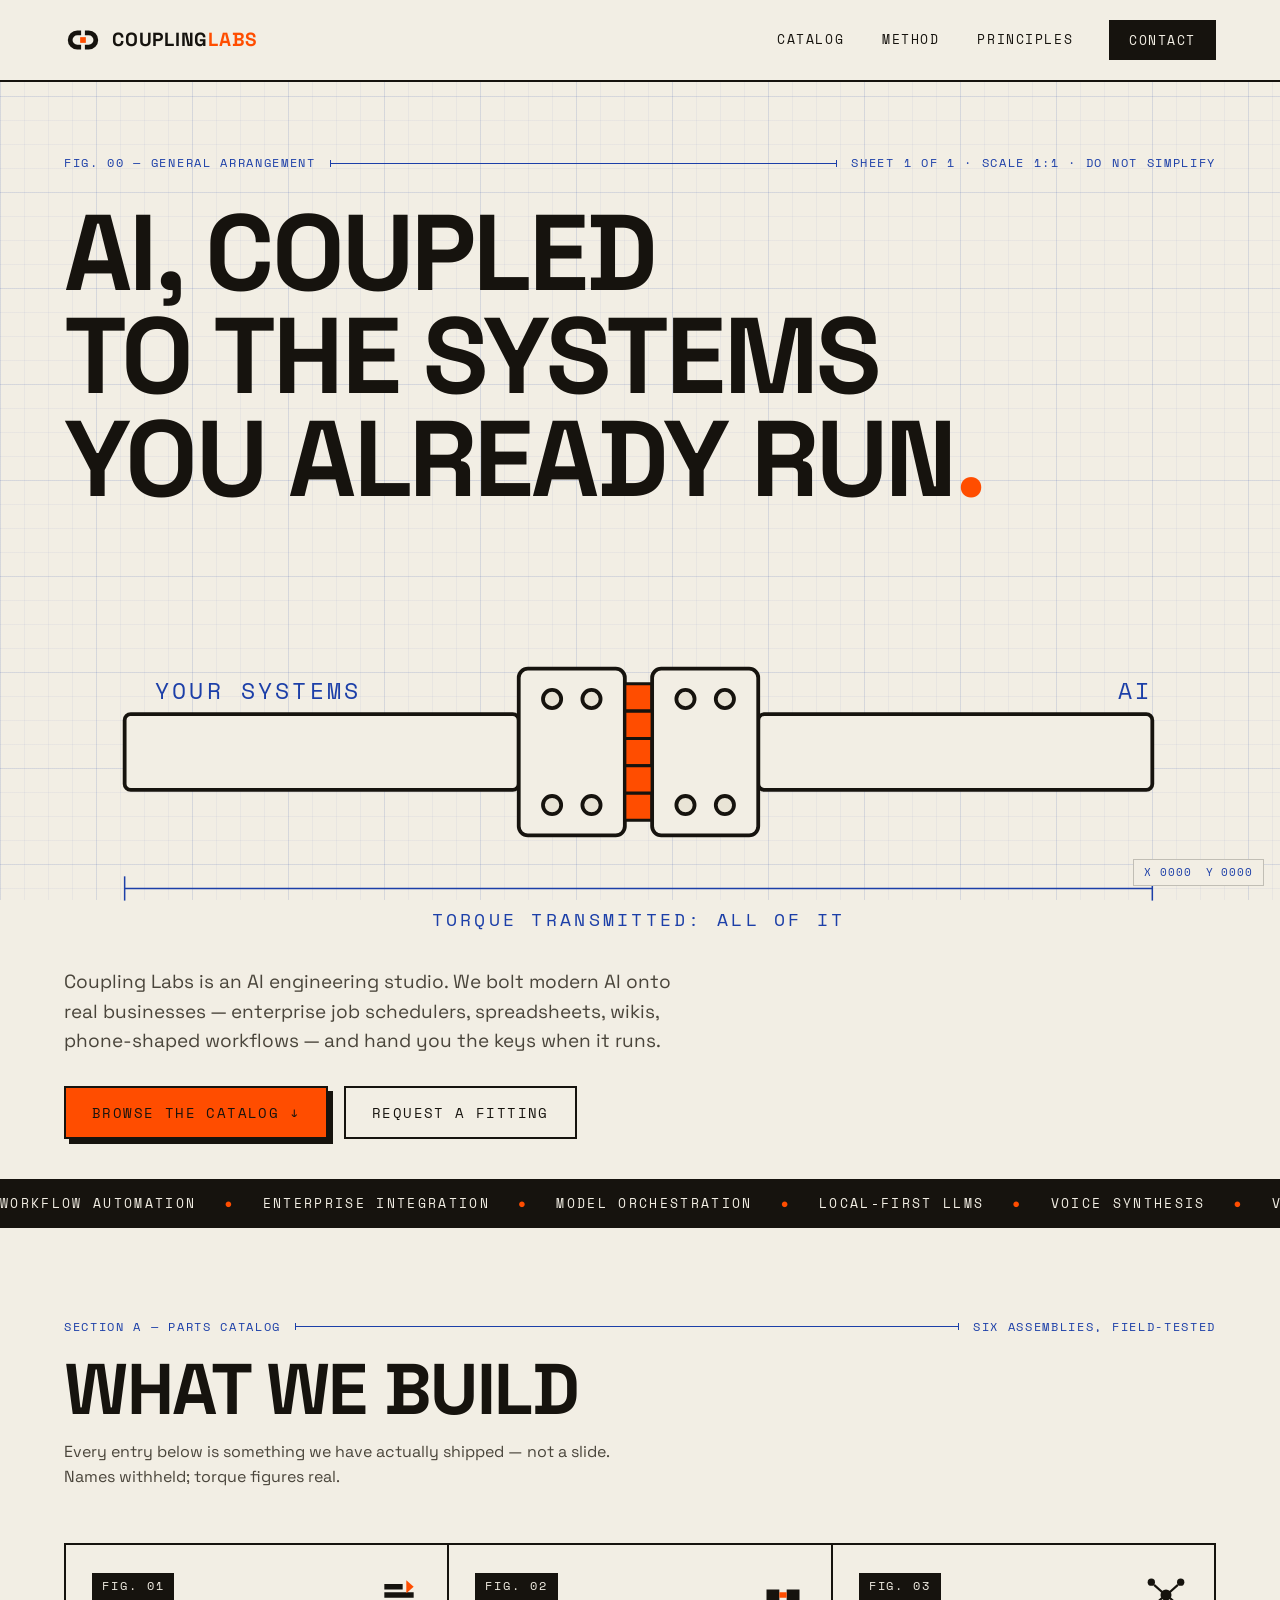
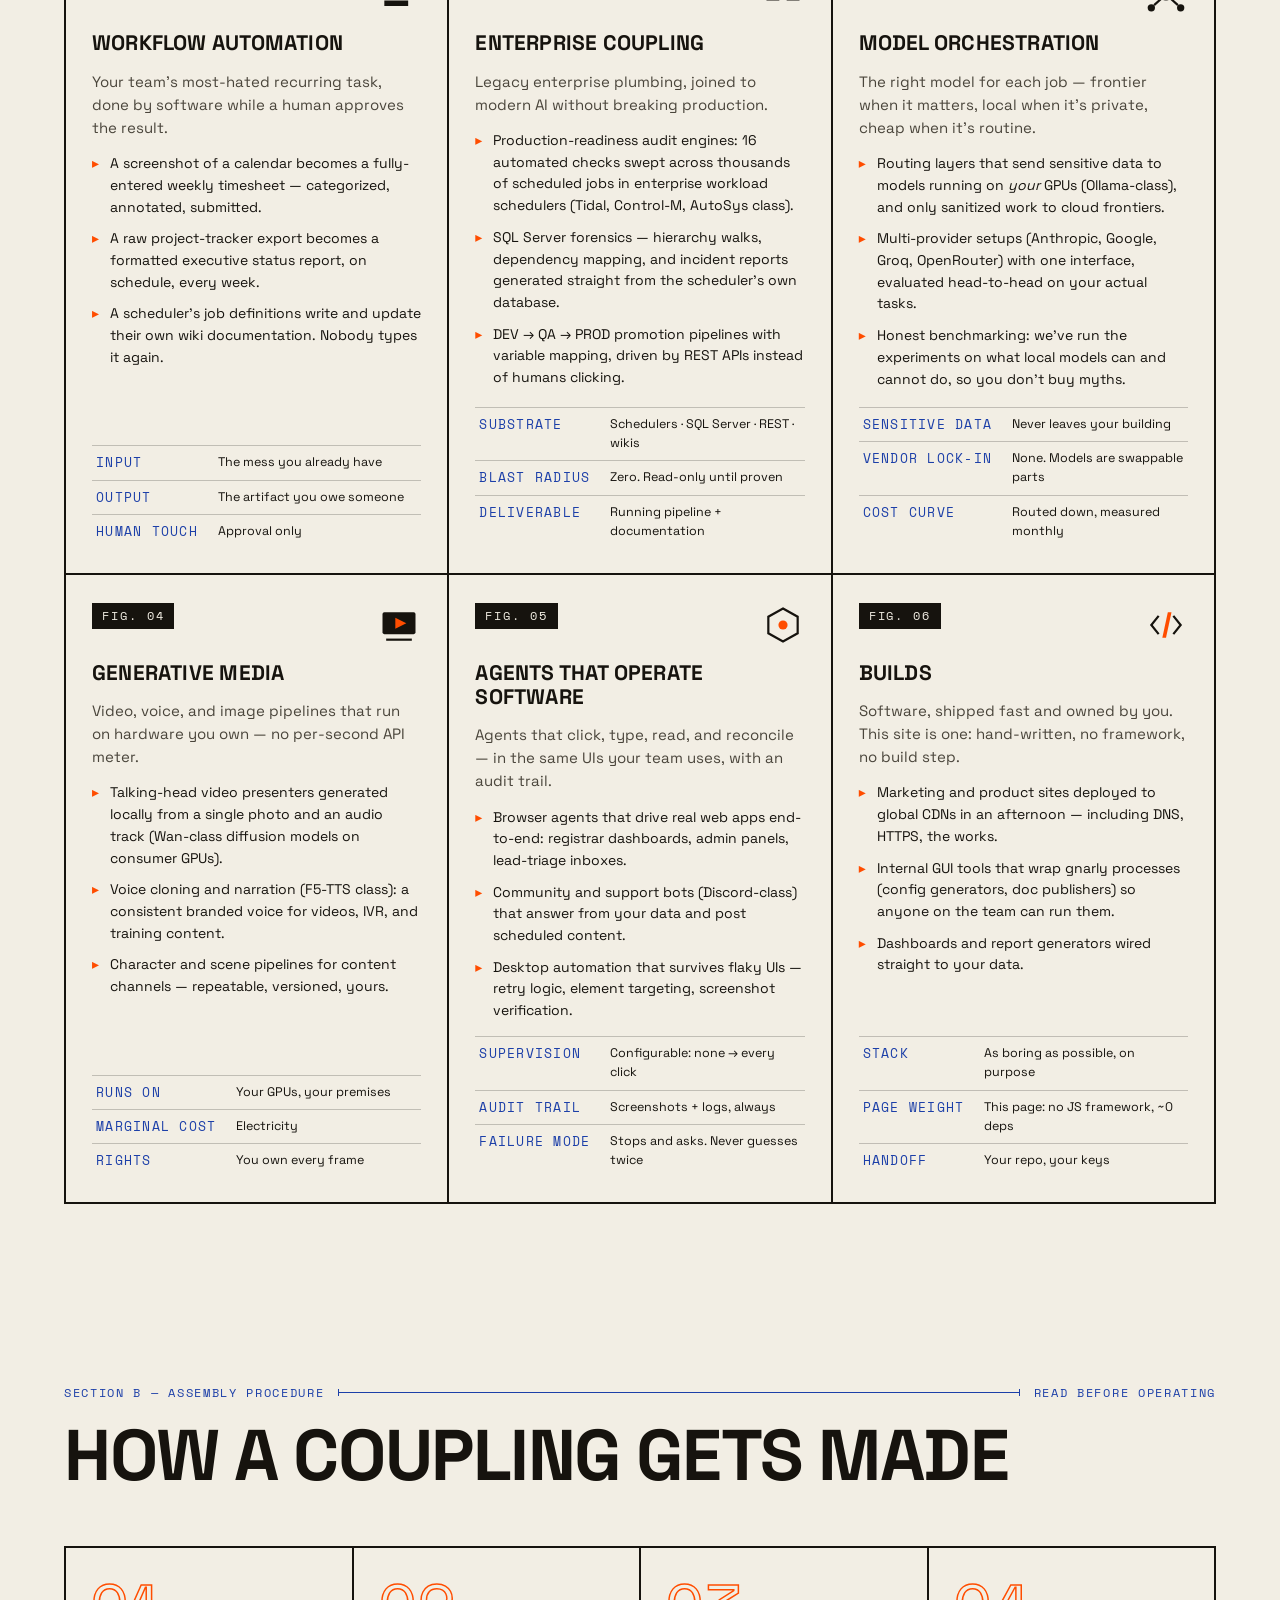
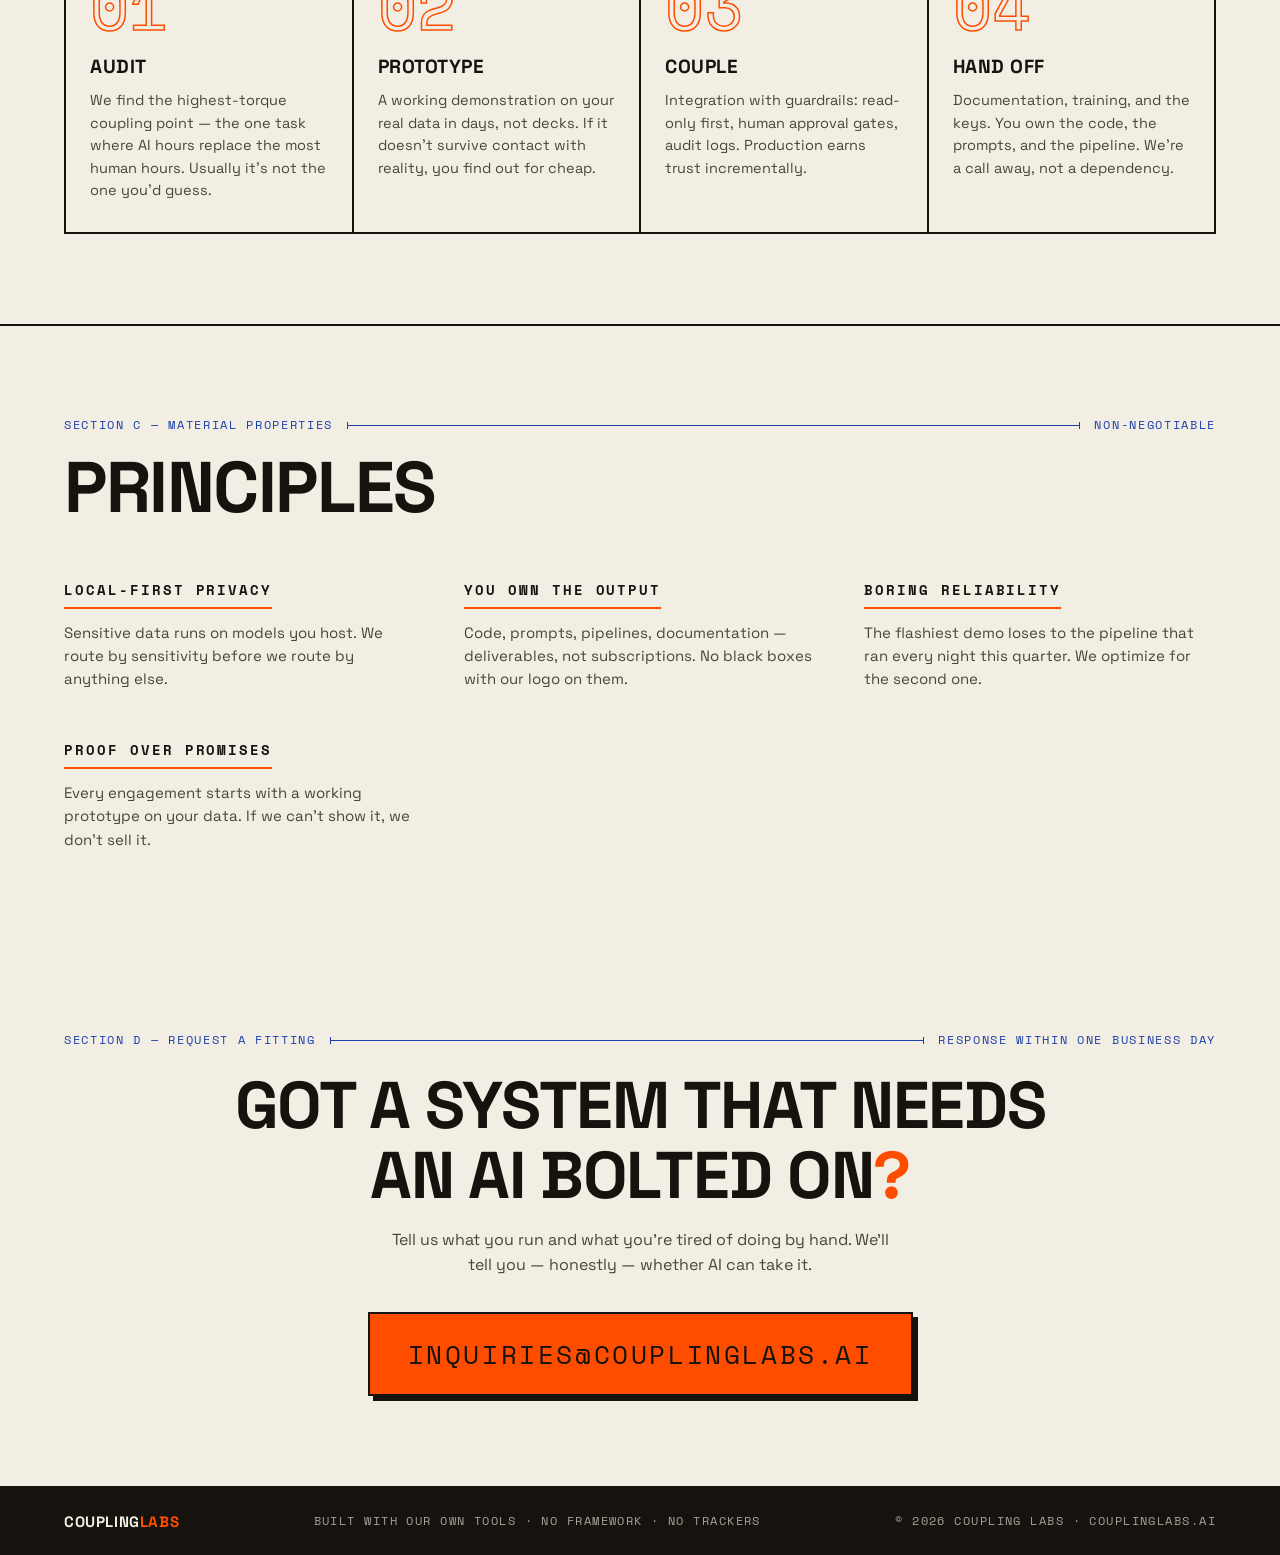
<file: index.html>
<!DOCTYPE html>
<html lang="en">
<head>
  <meta charset="UTF-8">
  <meta name="viewport" content="width=device-width, initial-scale=1.0">
  <title>Coupling Labs — AI, coupled to the systems you already run</title>
  <meta name="description" content="Coupling Labs builds practical AI automation: workflow automation, enterprise integration, multi-model orchestration, generative media, and software-operating agents.">
  <link rel="icon" href="favicon.svg" type="image/svg+xml">
  <meta property="og:title" content="Coupling Labs">
  <meta property="og:description" content="AI, coupled to the systems you already run.">
  <meta property="og:url" content="https://couplinglabs.ai">
  <meta property="og:type" content="website">
  <link rel="preconnect" href="https://fonts.googleapis.com">
  <link rel="preconnect" href="https://fonts.gstatic.com" crossorigin>
  <link href="https://fonts.googleapis.com/css2?family=Space+Grotesk:wght@400;500;700&family=Space+Mono:ital,wght@0,400;0,700;1,400&display=swap" rel="stylesheet">
  <link rel="stylesheet" href="css/style.css">
</head>
<body>
  <div class="grid-overlay" aria-hidden="true"></div>
  <div class="cad-readout" aria-hidden="true"><span id="cad-x">X 0000</span> <span id="cad-y">Y 0000</span></div>

  <!-- ============ HEADER ============ -->
  <header class="site-header">
    <a class="wordmark" href="#top" aria-label="Coupling Labs home">
      <svg class="wordmark-glyph" viewBox="0 0 40 24" aria-hidden="true">
        <path d="M14 2a10 10 0 1 0 0 20h4v-5h-4a5 5 0 1 1 0-10h4V2h-4z"/>
        <path d="M26 2a10 10 0 1 1 0 20h-4v-5h4a5 5 0 1 0 0-10h-4V2h4z"/>
        <rect x="17" y="9" width="6" height="6"/>
      </svg>
      <span>COUPLING<em>LABS</em></span>
    </a>
    <nav class="site-nav" aria-label="Primary">
      <a href="#catalog">Catalog</a>
      <a href="#method">Method</a>
      <a href="#principles">Principles</a>
      <a href="#contact" class="nav-cta">Contact</a>
    </nav>
  </header>

  <main id="top">
    <!-- ============ HERO ============ -->
    <section class="hero">
      <p class="annotation hero-annotation">FIG. 00 — GENERAL ARRANGEMENT <span class="dim-line"></span> SHEET 1 OF 1 · SCALE 1:1 · DO NOT SIMPLIFY</p>
      <h1 class="hero-title">
        <span class="line">AI, COUPLED</span>
        <span class="line">TO THE SYSTEMS</span>
        <span class="line">YOU ALREADY RUN<span class="accent">.</span></span>
      </h1>

      <div class="coupling-stage" aria-label="Animated diagram of two machine parts coupling together">
        <svg id="coupling-svg" viewBox="0 0 760 260" role="img" aria-labelledby="couplingTitle">
          <title id="couplingTitle">Technical drawing: a shaft labeled YOUR SYSTEMS coupling with a shaft labeled AI</title>
          <!-- left assembly -->
          <g id="half-left">
            <rect class="draw" x="40" y="105" width="260" height="50" rx="4"/>
            <rect class="draw" x="300" y="75" width="70" height="110" rx="6"/>
            <circle class="draw bolt" cx="322" cy="95" r="6"/>
            <circle class="draw bolt" cx="322" cy="165" r="6"/>
            <circle class="draw bolt" cx="348" cy="95" r="6"/>
            <circle class="draw bolt" cx="348" cy="165" r="6"/>
            <path class="draw teeth" d="M370 85 h18 v18 h-18 z M370 121 h18 v18 h-18 z M370 157 h18 v18 h-18 z"/>
          </g>
          <!-- right assembly (teeth interlock with left at rest) -->
          <g id="half-right">
            <rect class="draw" x="458" y="105" width="260" height="50" rx="4"/>
            <rect class="draw" x="388" y="75" width="70" height="110" rx="6"/>
            <circle class="draw bolt" cx="410" cy="95" r="6"/>
            <circle class="draw bolt" cx="410" cy="165" r="6"/>
            <circle class="draw bolt" cx="436" cy="95" r="6"/>
            <circle class="draw bolt" cx="436" cy="165" r="6"/>
            <path class="draw teeth" d="M370 103 h18 v18 h-18 z M370 139 h18 v18 h-18 z" />
          </g>
          <!-- static labels (don't ride the animation) -->
          <g aria-hidden="true">
            <text class="label" x="60" y="95">YOUR SYSTEMS</text>
            <text class="label label-right" x="718" y="95">AI</text>
          </g>
          <!-- dimension lines -->
          <g class="dims" aria-hidden="true">
            <line x1="40" y1="220" x2="718" y2="220"/>
            <line x1="40" y1="212" x2="40" y2="228"/>
            <line x1="718" y1="212" x2="718" y2="228"/>
            <text x="379" y="245" text-anchor="middle">TORQUE TRANSMITTED: ALL OF IT</text>
          </g>
          <!-- spark on lock -->
          <g id="lock-spark" aria-hidden="true">
            <line x1="379" y1="55" x2="379" y2="20"/>
            <line x1="359" y1="60" x2="339" y2="32"/>
            <line x1="399" y1="60" x2="419" y2="32"/>
          </g>
        </svg>
      </div>

      <p class="hero-sub">Coupling Labs is an AI engineering studio. We bolt modern AI onto real businesses — enterprise job schedulers, spreadsheets, wikis, phone-shaped workflows — and hand you the keys when it runs.</p>
      <div class="hero-ctas">
        <a class="btn btn-primary" href="#catalog">Browse the catalog ↓</a>
        <a class="btn btn-ghost" href="#contact">Request a fitting</a>
      </div>
    </section>

    <!-- ============ TICKER ============ -->
    <div class="ticker" aria-hidden="true">
      <div class="ticker-track">
        <span>WORKFLOW AUTOMATION</span><span class="tick-dot">●</span>
        <span>ENTERPRISE INTEGRATION</span><span class="tick-dot">●</span>
        <span>MODEL ORCHESTRATION</span><span class="tick-dot">●</span>
        <span>LOCAL-FIRST LLMS</span><span class="tick-dot">●</span>
        <span>VOICE SYNTHESIS</span><span class="tick-dot">●</span>
        <span>VIDEO GENERATION</span><span class="tick-dot">●</span>
        <span>BROWSER AGENTS</span><span class="tick-dot">●</span>
        <span>SQL FORENSICS</span><span class="tick-dot">●</span>
        <span>DOC PIPELINES</span><span class="tick-dot">●</span>
        <span>WORKFLOW AUTOMATION</span><span class="tick-dot">●</span>
        <span>ENTERPRISE INTEGRATION</span><span class="tick-dot">●</span>
        <span>MODEL ORCHESTRATION</span><span class="tick-dot">●</span>
        <span>LOCAL-FIRST LLMS</span><span class="tick-dot">●</span>
        <span>VOICE SYNTHESIS</span><span class="tick-dot">●</span>
        <span>VIDEO GENERATION</span><span class="tick-dot">●</span>
        <span>BROWSER AGENTS</span><span class="tick-dot">●</span>
        <span>SQL FORENSICS</span><span class="tick-dot">●</span>
        <span>DOC PIPELINES</span><span class="tick-dot">●</span>
      </div>
    </div>

    <!-- ============ CATALOG ============ -->
    <section id="catalog" class="catalog">
      <header class="section-head">
        <p class="annotation">SECTION A — PARTS CATALOG <span class="dim-line"></span> SIX ASSEMBLIES, FIELD-TESTED</p>
        <h2>WHAT WE BUILD</h2>
        <p class="section-sub">Every entry below is something we have actually shipped — not a slide. Names withheld; torque figures real.</p>
      </header>

      <div class="fig-grid">
        <article class="fig-card" id="fig-01">
          <div class="fig-head">
            <span class="fig-no">FIG. 01</span>
            <svg class="fig-icon" viewBox="0 0 48 48" aria-hidden="true"><path d="M8 12h20v6H8zM8 21h32v6H8zM8 30h26v6H8z"/><path class="icon-accent" d="M32 8l8 7-8 7z"/></svg>
          </div>
          <h3>WORKFLOW AUTOMATION</h3>
          <p>Your team's most-hated recurring task, done by software while a human approves the result.</p>
          <ul class="fig-examples">
            <li>A screenshot of a calendar becomes a fully-entered weekly timesheet — categorized, annotated, submitted.</li>
            <li>A raw project-tracker export becomes a formatted executive status report, on schedule, every week.</li>
            <li>A scheduler's job definitions write and update their own wiki documentation. Nobody types it again.</li>
          </ul>
          <table class="spec"><tbody>
            <tr><th>INPUT</th><td>The mess you already have</td></tr>
            <tr><th>OUTPUT</th><td>The artifact you owe someone</td></tr>
            <tr><th>HUMAN TOUCH</th><td>Approval only</td></tr>
          </tbody></table>
        </article>

        <article class="fig-card" id="fig-02">
          <div class="fig-head">
            <span class="fig-no">FIG. 02</span>
            <svg class="fig-icon" viewBox="0 0 48 48" aria-hidden="true"><rect x="6" y="18" width="14" height="12"/><rect x="28" y="18" width="14" height="12"/><path class="icon-accent" d="M20 21h8v6h-8z"/></svg>
          </div>
          <h3>ENTERPRISE COUPLING</h3>
          <p>Legacy enterprise plumbing, joined to modern AI without breaking production.</p>
          <ul class="fig-examples">
            <li>Production-readiness audit engines: 16 automated checks swept across thousands of scheduled jobs in enterprise workload schedulers (Tidal, Control-M, AutoSys class).</li>
            <li>SQL Server forensics — hierarchy walks, dependency mapping, and incident reports generated straight from the scheduler's own database.</li>
            <li>DEV → QA → PROD promotion pipelines with variable mapping, driven by REST APIs instead of humans clicking.</li>
          </ul>
          <table class="spec"><tbody>
            <tr><th>SUBSTRATE</th><td>Schedulers · SQL Server · REST · wikis</td></tr>
            <tr><th>BLAST RADIUS</th><td>Zero. Read-only until proven</td></tr>
            <tr><th>DELIVERABLE</th><td>Running pipeline + documentation</td></tr>
          </tbody></table>
        </article>

        <article class="fig-card" id="fig-03">
          <div class="fig-head">
            <span class="fig-no">FIG. 03</span>
            <svg class="fig-icon" viewBox="0 0 48 48" aria-hidden="true"><circle cx="24" cy="24" r="6"/><circle cx="8" cy="10" r="4"/><circle cx="40" cy="10" r="4"/><circle cx="8" cy="38" r="4"/><circle cx="40" cy="38" r="4"/><path class="icon-lines" d="M11 13l9 8m17-8l-9 8m-17 14l9-8m17 8l-9-8"/></svg>
          </div>
          <h3>MODEL ORCHESTRATION</h3>
          <p>The right model for each job — frontier when it matters, local when it's private, cheap when it's routine.</p>
          <ul class="fig-examples">
            <li>Routing layers that send sensitive data to models running on <em>your</em> GPUs (Ollama-class), and only sanitized work to cloud frontiers.</li>
            <li>Multi-provider setups (Anthropic, Google, Groq, OpenRouter) with one interface, evaluated head-to-head on your actual tasks.</li>
            <li>Honest benchmarking: we've run the experiments on what local models can and cannot do, so you don't buy myths.</li>
          </ul>
          <table class="spec"><tbody>
            <tr><th>SENSITIVE DATA</th><td>Never leaves your building</td></tr>
            <tr><th>VENDOR LOCK-IN</th><td>None. Models are swappable parts</td></tr>
            <tr><th>COST CURVE</th><td>Routed down, measured monthly</td></tr>
          </tbody></table>
        </article>

        <article class="fig-card" id="fig-04">
          <div class="fig-head">
            <span class="fig-no">FIG. 04</span>
            <svg class="fig-icon" viewBox="0 0 48 48" aria-hidden="true"><rect x="6" y="10" width="36" height="24" rx="2"/><path class="icon-accent" d="M20 16l12 6-12 6z"/><path class="icon-lines" d="M10 40h28"/></svg>
          </div>
          <h3>GENERATIVE MEDIA</h3>
          <p>Video, voice, and image pipelines that run on hardware you own — no per-second API meter.</p>
          <ul class="fig-examples">
            <li>Talking-head video presenters generated locally from a single photo and an audio track (Wan-class diffusion models on consumer GPUs).</li>
            <li>Voice cloning and narration (F5-TTS class): a consistent branded voice for videos, IVR, and training content.</li>
            <li>Character and scene pipelines for content channels — repeatable, versioned, yours.</li>
          </ul>
          <table class="spec"><tbody>
            <tr><th>RUNS ON</th><td>Your GPUs, your premises</td></tr>
            <tr><th>MARGINAL COST</th><td>Electricity</td></tr>
            <tr><th>RIGHTS</th><td>You own every frame</td></tr>
          </tbody></table>
        </article>

        <article class="fig-card" id="fig-05">
          <div class="fig-head">
            <span class="fig-no">FIG. 05</span>
            <svg class="fig-icon" viewBox="0 0 48 48" aria-hidden="true"><path d="M24 6l16 9v18l-16 9-16-9V15z" fill="none" class="icon-stroke"/><circle class="icon-accent" cx="24" cy="24" r="5"/></svg>
          </div>
          <h3>AGENTS THAT OPERATE SOFTWARE</h3>
          <p>Agents that click, type, read, and reconcile — in the same UIs your team uses, with an audit trail.</p>
          <ul class="fig-examples">
            <li>Browser agents that drive real web apps end-to-end: registrar dashboards, admin panels, lead-triage inboxes.</li>
            <li>Community and support bots (Discord-class) that answer from your data and post scheduled content.</li>
            <li>Desktop automation that survives flaky UIs — retry logic, element targeting, screenshot verification.</li>
          </ul>
          <table class="spec"><tbody>
            <tr><th>SUPERVISION</th><td>Configurable: none → every click</td></tr>
            <tr><th>AUDIT TRAIL</th><td>Screenshots + logs, always</td></tr>
            <tr><th>FAILURE MODE</th><td>Stops and asks. Never guesses twice</td></tr>
          </tbody></table>
        </article>

        <article class="fig-card" id="fig-06">
          <div class="fig-head">
            <span class="fig-no">FIG. 06</span>
            <svg class="fig-icon" viewBox="0 0 48 48" aria-hidden="true"><path class="icon-stroke" fill="none" d="M16 14l-8 10 8 10M32 14l8 10-8 10"/><path class="icon-accent" d="M26 10l-6 28h4l6-28z"/></svg>
          </div>
          <h3>BUILDS</h3>
          <p>Software, shipped fast and owned by you. This site is one: hand-written, no framework, no build step.</p>
          <ul class="fig-examples">
            <li>Marketing and product sites deployed to global CDNs in an afternoon — including DNS, HTTPS, the works.</li>
            <li>Internal GUI tools that wrap gnarly processes (config generators, doc publishers) so anyone on the team can run them.</li>
            <li>Dashboards and report generators wired straight to your data.</li>
          </ul>
          <table class="spec"><tbody>
            <tr><th>STACK</th><td>As boring as possible, on purpose</td></tr>
            <tr><th>PAGE WEIGHT</th><td>This page: no JS framework, ~0 deps</td></tr>
            <tr><th>HANDOFF</th><td>Your repo, your keys</td></tr>
          </tbody></table>
        </article>
      </div>
    </section>

    <!-- ============ METHOD ============ -->
    <section id="method" class="method">
      <header class="section-head">
        <p class="annotation">SECTION B — ASSEMBLY PROCEDURE <span class="dim-line"></span> READ BEFORE OPERATING</p>
        <h2>HOW A COUPLING GETS MADE</h2>
      </header>
      <ol class="method-steps">
        <li>
          <span class="step-no">01</span>
          <h3>AUDIT</h3>
          <p>We find the highest-torque coupling point — the one task where AI hours replace the most human hours. Usually it's not the one you'd guess.</p>
        </li>
        <li>
          <span class="step-no">02</span>
          <h3>PROTOTYPE</h3>
          <p>A working demonstration on your real data in days, not decks. If it doesn't survive contact with reality, you find out for cheap.</p>
        </li>
        <li>
          <span class="step-no">03</span>
          <h3>COUPLE</h3>
          <p>Integration with guardrails: read-only first, human approval gates, audit logs. Production earns trust incrementally.</p>
        </li>
        <li>
          <span class="step-no">04</span>
          <h3>HAND OFF</h3>
          <p>Documentation, training, and the keys. You own the code, the prompts, and the pipeline. We're a call away, not a dependency.</p>
        </li>
      </ol>
    </section>

    <!-- ============ PRINCIPLES ============ -->
    <section id="principles" class="principles">
      <header class="section-head">
        <p class="annotation">SECTION C — MATERIAL PROPERTIES <span class="dim-line"></span> NON-NEGOTIABLE</p>
        <h2>PRINCIPLES</h2>
      </header>
      <div class="principle-grid">
        <div class="principle">
          <h3>LOCAL-FIRST PRIVACY</h3>
          <p>Sensitive data runs on models you host. We route by sensitivity before we route by anything else.</p>
        </div>
        <div class="principle">
          <h3>YOU OWN THE OUTPUT</h3>
          <p>Code, prompts, pipelines, documentation — deliverables, not subscriptions. No black boxes with our logo on them.</p>
        </div>
        <div class="principle">
          <h3>BORING RELIABILITY</h3>
          <p>The flashiest demo loses to the pipeline that ran every night this quarter. We optimize for the second one.</p>
        </div>
        <div class="principle">
          <h3>PROOF OVER PROMISES</h3>
          <p>Every engagement starts with a working prototype on your data. If we can't show it, we don't sell it.</p>
        </div>
      </div>
    </section>

    <!-- ============ CONTACT ============ -->
    <section id="contact" class="contact">
      <p class="annotation">SECTION D — REQUEST A FITTING <span class="dim-line"></span> RESPONSE WITHIN ONE BUSINESS DAY</p>
      <h2>GOT A SYSTEM THAT NEEDS<br>AN AI BOLTED ON<span class="accent">?</span></h2>
      <p class="contact-sub">Tell us what you run and what you're tired of doing by hand. We'll tell you — honestly — whether AI can take it.</p>
      <a class="btn btn-primary btn-xl" href="mailto:inquiries@couplinglabs.ai">inquiries@couplinglabs.ai</a>
    </section>
  </main>

  <footer class="site-footer">
    <div class="footer-row">
      <span class="footer-mark">COUPLING<em>LABS</em></span>
      <span class="footer-note">BUILT WITH OUR OWN TOOLS · NO FRAMEWORK · NO TRACKERS</span>
      <span class="footer-copy">© 2026 COUPLING LABS · COUPLINGLABS.AI</span>
    </div>
  </footer>

  <script src="js/main.js"></script>
</body>
</html>
</file>
<file: css/style.css>
/* ============================================================
   COUPLING LABS — engineering-schematic aesthetic
   paper + ink + blueprint blue + safety orange
   ============================================================ */

:root {
  --paper: #f2eee4;
  --paper-deep: #e9e4d6;
  --ink: #16130e;
  --ink-soft: #4a453b;
  --blue: #1c3fa8;
  --orange: #ff4d00;
  --grid: rgba(28, 63, 168, 0.09);
  --rule: rgba(22, 19, 14, 0.22);
  --font-display: "Space Grotesk", system-ui, sans-serif;
  --font-mono: "Space Mono", ui-monospace, monospace;
}

* { margin: 0; padding: 0; box-sizing: border-box; }

html { scroll-behavior: smooth; }

body {
  background: var(--paper);
  color: var(--ink);
  font-family: var(--font-display);
  line-height: 1.55;
  overflow-x: hidden;
}

/* ---- blueprint grid over everything ---- */
.grid-overlay {
  position: fixed;
  inset: 0;
  pointer-events: none;
  z-index: 0;
  background-image:
    linear-gradient(var(--grid) 1px, transparent 1px),
    linear-gradient(90deg, var(--grid) 1px, transparent 1px),
    linear-gradient(rgba(28, 63, 168, 0.045) 1px, transparent 1px),
    linear-gradient(90deg, rgba(28, 63, 168, 0.045) 1px, transparent 1px);
  background-size: 96px 96px, 96px 96px, 24px 24px, 24px 24px;
}

/* ---- CAD coordinate readout ---- */
.cad-readout {
  position: fixed;
  bottom: 14px;
  right: 16px;
  z-index: 50;
  font-family: var(--font-mono);
  font-size: 11px;
  letter-spacing: 0.08em;
  color: var(--blue);
  background: var(--paper);
  border: 1px solid var(--rule);
  padding: 4px 10px;
  display: flex;
  gap: 14px;
  user-select: none;
}

main, .site-header, .site-footer, .ticker { position: relative; z-index: 1; }

/* ============ HEADER ============ */
.site-header {
  display: flex;
  align-items: center;
  justify-content: space-between;
  padding: 20px clamp(20px, 5vw, 64px);
  border-bottom: 2px solid var(--ink);
  background: var(--paper);
  position: sticky;
  top: 0;
  z-index: 40;
}

.wordmark {
  display: flex;
  align-items: center;
  gap: 10px;
  text-decoration: none;
  color: var(--ink);
  font-weight: 700;
  font-size: 19px;
  letter-spacing: 0.04em;
}
.wordmark em { font-style: normal; color: var(--orange); }
.wordmark-glyph { width: 38px; height: 24px; fill: var(--ink); }
.wordmark-glyph rect { fill: var(--orange); }

.site-nav { display: flex; gap: clamp(12px, 3vw, 34px); align-items: center; }
.site-nav a {
  font-family: var(--font-mono);
  font-size: 13px;
  letter-spacing: 0.12em;
  text-transform: uppercase;
  text-decoration: none;
  color: var(--ink);
  padding: 6px 2px;
  border-bottom: 2px solid transparent;
}
.site-nav a:hover { border-bottom-color: var(--orange); }
.site-nav .nav-cta {
  border: 2px solid var(--ink);
  padding: 8px 18px;
  background: var(--ink);
  color: var(--paper);
}
.site-nav .nav-cta:hover { background: var(--orange); border-color: var(--orange); color: var(--ink); }

/* ============ ANNOTATIONS (mono figure labels) ============ */
.annotation {
  font-family: var(--font-mono);
  font-size: 12px;
  letter-spacing: 0.14em;
  color: var(--blue);
  display: flex;
  align-items: center;
  gap: 14px;
  text-transform: uppercase;
  white-space: nowrap;
  overflow: hidden;
}
.dim-line {
  flex: 1 1 40px;
  min-width: 24px;
  height: 1px;
  background: var(--blue);
  position: relative;
}
.dim-line::before, .dim-line::after {
  content: "";
  position: absolute;
  top: -3px;
  width: 1px;
  height: 7px;
  background: var(--blue);
}
.dim-line::before { left: 0; }
.dim-line::after { right: 0; }

/* ============ HERO ============ */
.hero {
  padding: clamp(40px, 8vh, 90px) clamp(20px, 5vw, 64px) 40px;
  max-width: 1280px;
  margin: 0 auto;
}
.hero-annotation { margin-bottom: 28px; }

.hero-title {
  font-size: clamp(42px, 8.4vw, 118px);
  line-height: 0.96;
  letter-spacing: -0.025em;
  font-weight: 700;
  text-transform: uppercase;
}
.hero-title .line { display: block; }
.accent { color: var(--orange); }

.coupling-stage { margin: clamp(28px, 5vh, 56px) 0 8px; }
#coupling-svg { width: 100%; height: auto; display: block; }
#coupling-svg .draw {
  fill: var(--paper);
  stroke: var(--ink);
  stroke-width: 2.5;
}
#coupling-svg .bolt { fill: var(--paper-deep); }
#coupling-svg .teeth { fill: var(--orange); stroke: var(--ink); stroke-width: 2; }
#coupling-svg .label {
  font-family: var(--font-mono);
  font-size: 15px;
  letter-spacing: 0.14em;
  fill: var(--blue);
  stroke: none;
}
#coupling-svg .label-right { text-anchor: end; }
#coupling-svg .dims line { stroke: var(--blue); stroke-width: 1; }
#coupling-svg .dims text {
  font-family: var(--font-mono);
  font-size: 12px;
  letter-spacing: 0.18em;
  fill: var(--blue);
}
#lock-spark line {
  stroke: var(--orange);
  stroke-width: 3;
  stroke-linecap: round;
  opacity: 0;
}

/* coupling animation */
#half-left  { transform: translateX(-80px); }
#half-right { transform: translateX(80px); }
.coupled #half-left  { transform: translateX(0); transition: transform 1.1s cubic-bezier(.7,0,.2,1.4); }
.coupled #half-right { transform: translateX(0); transition: transform 1.1s cubic-bezier(.7,0,.2,1.4); }
.coupled #lock-spark line { animation: spark 0.5s 1.05s ease-out; }
@keyframes spark {
  0% { opacity: 0; transform: scale(0.4); transform-origin: 379px 60px; }
  30% { opacity: 1; }
  100% { opacity: 0; transform: scale(1.15); transform-origin: 379px 60px; }
}

.hero-sub {
  max-width: 640px;
  font-size: clamp(16px, 1.6vw, 19px);
  color: var(--ink-soft);
  margin: 18px 0 30px;
}

.hero-ctas { display: flex; gap: 16px; flex-wrap: wrap; }

/* ============ BUTTONS ============ */
.btn {
  font-family: var(--font-mono);
  font-size: 14px;
  letter-spacing: 0.1em;
  text-transform: uppercase;
  text-decoration: none;
  padding: 14px 26px;
  border: 2px solid var(--ink);
  color: var(--ink);
  background: transparent;
  display: inline-block;
  position: relative;
  transition: transform 0.12s ease, box-shadow 0.12s ease, background 0.12s ease;
}
.btn-primary { background: var(--orange); border-color: var(--ink); box-shadow: 5px 5px 0 var(--ink); }
.btn-primary:hover { transform: translate(2px, 2px); box-shadow: 3px 3px 0 var(--ink); }
.btn-ghost:hover { background: var(--ink); color: var(--paper); }
.btn-xl { font-size: clamp(16px, 2.6vw, 26px); padding: 20px 38px; }

/* ============ TICKER ============ */
.ticker {
  border-top: 2px solid var(--ink);
  border-bottom: 2px solid var(--ink);
  background: var(--ink);
  color: var(--paper);
  overflow: hidden;
  padding: 12px 0;
}
.ticker-track {
  display: flex;
  gap: 28px;
  width: max-content;
  font-family: var(--font-mono);
  font-size: 13px;
  letter-spacing: 0.18em;
  animation: ticker 36s linear infinite;
}
.tick-dot { color: var(--orange); }
@keyframes ticker { from { transform: translateX(0); } to { transform: translateX(-50%); } }

/* ============ SECTIONS ============ */
section { padding: clamp(56px, 10vh, 110px) clamp(20px, 5vw, 64px); max-width: 1280px; margin: 0 auto; }

.section-head { margin-bottom: clamp(32px, 6vh, 56px); }
.section-head h2 {
  font-size: clamp(34px, 5.6vw, 72px);
  letter-spacing: -0.02em;
  line-height: 1;
  margin-top: 18px;
  text-transform: uppercase;
}
.section-sub { color: var(--ink-soft); margin-top: 14px; max-width: 560px; }

/* ============ CATALOG / FIG CARDS ============ */
.fig-grid {
  display: grid;
  grid-template-columns: repeat(auto-fit, minmax(330px, 1fr));
  gap: 0;
  border: 2px solid var(--ink);
  background: var(--ink);
  grid-auto-rows: 1fr;
  row-gap: 2px;
  column-gap: 2px;
}

.fig-card {
  background: var(--paper);
  padding: 28px 26px 24px;
  display: flex;
  flex-direction: column;
  gap: 14px;
  position: relative;
  transition: background 0.15s ease;
}
.fig-card:hover { background: var(--paper-deep); }
.fig-card:hover .fig-no { background: var(--orange); color: var(--ink); }

.fig-head { display: flex; justify-content: space-between; align-items: flex-start; }
.fig-no {
  font-family: var(--font-mono);
  font-size: 12px;
  letter-spacing: 0.16em;
  background: var(--ink);
  color: var(--paper);
  padding: 4px 10px;
  transition: background 0.15s ease, color 0.15s ease;
}
.fig-icon { width: 44px; height: 44px; fill: var(--ink); }
.fig-icon .icon-accent { fill: var(--orange); }
.fig-icon .icon-lines, .fig-icon .icon-stroke { stroke: var(--ink); stroke-width: 2.4; fill: none; }

.fig-card h3 {
  font-size: 21px;
  letter-spacing: 0.01em;
  line-height: 1.15;
}
.fig-card > p { color: var(--ink-soft); font-size: 15px; }

.fig-examples {
  list-style: none;
  display: flex;
  flex-direction: column;
  gap: 10px;
  font-size: 14px;
}
.fig-examples li {
  padding-left: 18px;
  position: relative;
}
.fig-examples li::before {
  content: "▸";
  position: absolute;
  left: 0;
  color: var(--orange);
}

.spec {
  margin-top: auto;
  width: 100%;
  border-collapse: collapse;
  font-size: 12.5px;
}
.spec th, .spec td {
  border-top: 1px solid var(--rule);
  padding: 7px 4px;
  text-align: left;
  vertical-align: top;
}
.spec th {
  font-family: var(--font-mono);
  font-weight: 400;
  letter-spacing: 0.1em;
  color: var(--blue);
  white-space: nowrap;
  padding-right: 16px;
  width: 1%;
}

/* ============ METHOD ============ */
.method-steps {
  list-style: none;
  display: grid;
  grid-template-columns: repeat(auto-fit, minmax(230px, 1fr));
  gap: 2px;
  border: 2px solid var(--ink);
  background: var(--ink);
  counter-reset: step;
}
.method-steps li { background: var(--paper); padding: 26px 24px 30px; position: relative; }
.method-steps li:hover { background: var(--paper-deep); }
.step-no {
  font-family: var(--font-mono);
  font-size: clamp(40px, 5vw, 64px);
  color: transparent;
  -webkit-text-stroke: 1.5px var(--orange);
  display: block;
  line-height: 1;
  margin-bottom: 14px;
}
.method-steps h3 { font-size: 19px; margin-bottom: 8px; letter-spacing: 0.03em; }
.method-steps p { font-size: 14.5px; color: var(--ink-soft); }

/* ============ PRINCIPLES ============ */
.principles { border-top: 2px solid var(--ink); }
.principle-grid {
  display: grid;
  grid-template-columns: repeat(auto-fit, minmax(260px, 1fr));
  gap: clamp(24px, 4vw, 48px);
}
.principle h3 {
  font-family: var(--font-mono);
  font-size: 14px;
  letter-spacing: 0.14em;
  border-bottom: 2px solid var(--orange);
  display: inline-block;
  padding-bottom: 6px;
  margin-bottom: 12px;
}
.principle p { font-size: 15px; color: var(--ink-soft); }

/* ============ CONTACT ============ */
.contact { text-align: center; }
.contact .annotation { justify-content: center; }
.contact h2 {
  font-size: clamp(30px, 5.4vw, 66px);
  text-transform: uppercase;
  letter-spacing: -0.02em;
  line-height: 1.05;
  margin: 22px 0 18px;
}
.contact-sub { color: var(--ink-soft); max-width: 520px; margin: 0 auto 34px; }

/* ============ FOOTER ============ */
.site-footer {
  border-top: 2px solid var(--ink);
  background: var(--ink);
  color: var(--paper);
  padding: 22px clamp(20px, 5vw, 64px);
}
.footer-row {
  display: flex;
  justify-content: space-between;
  align-items: center;
  gap: 18px;
  flex-wrap: wrap;
  font-family: var(--font-mono);
  font-size: 12px;
  letter-spacing: 0.12em;
}
.footer-mark { font-family: var(--font-display); font-weight: 700; font-size: 15px; letter-spacing: 0.04em; }
.footer-mark em { font-style: normal; color: var(--orange); }
.footer-note, .footer-copy { color: rgba(242, 238, 228, 0.65); }

/* ============ MOTION SAFETY ============ */
@media (prefers-reduced-motion: reduce) {
  html { scroll-behavior: auto; }
  .ticker-track { animation: none; }
  #half-left, #half-right { transform: none; transition: none; }
  .coupled #half-left, .coupled #half-right { transition: none; }
  .btn, .fig-card, .fig-no { transition: none; }
}

/* ============ SMALL SCREENS ============ */
@media (max-width: 640px) {
  .site-header { flex-direction: column; gap: 14px; }
  .cad-readout { display: none; }
  .annotation { white-space: normal; }
  .hero-ctas .btn { width: 100%; text-align: center; }
}
</file>
